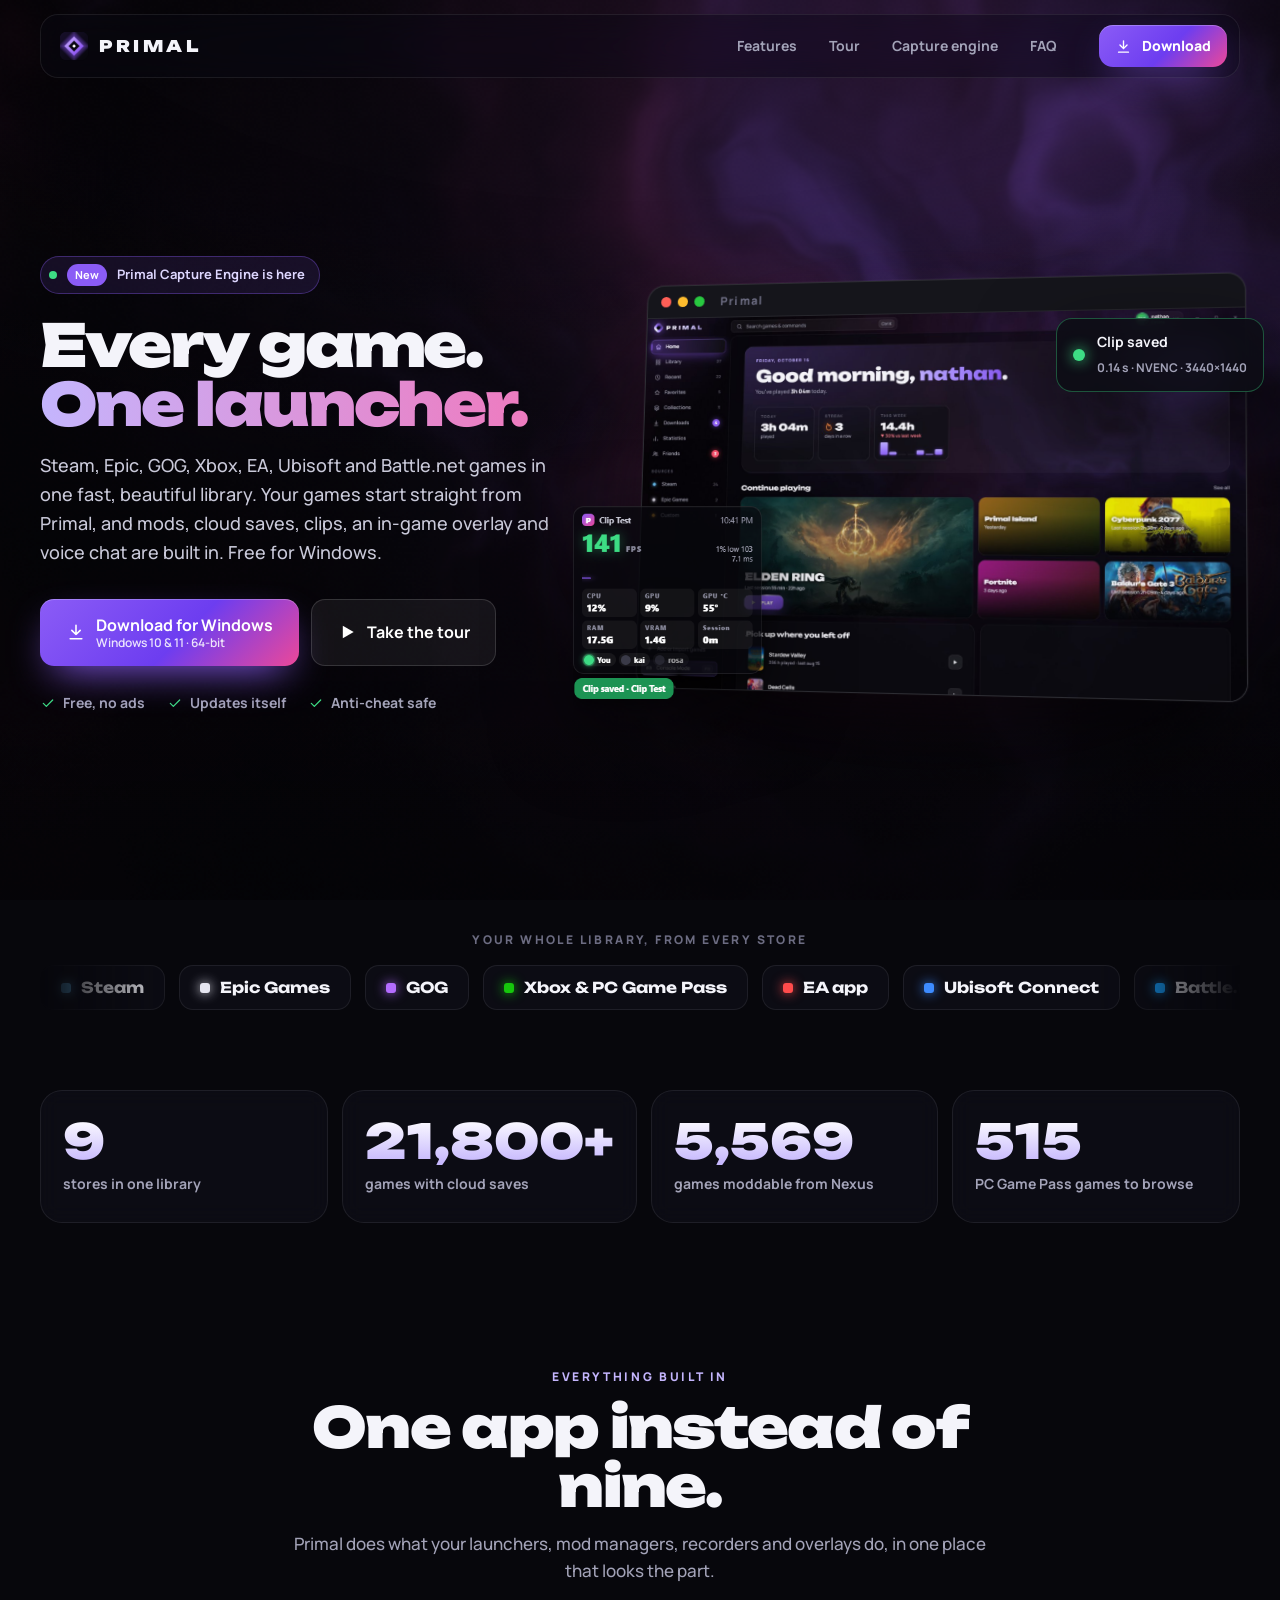
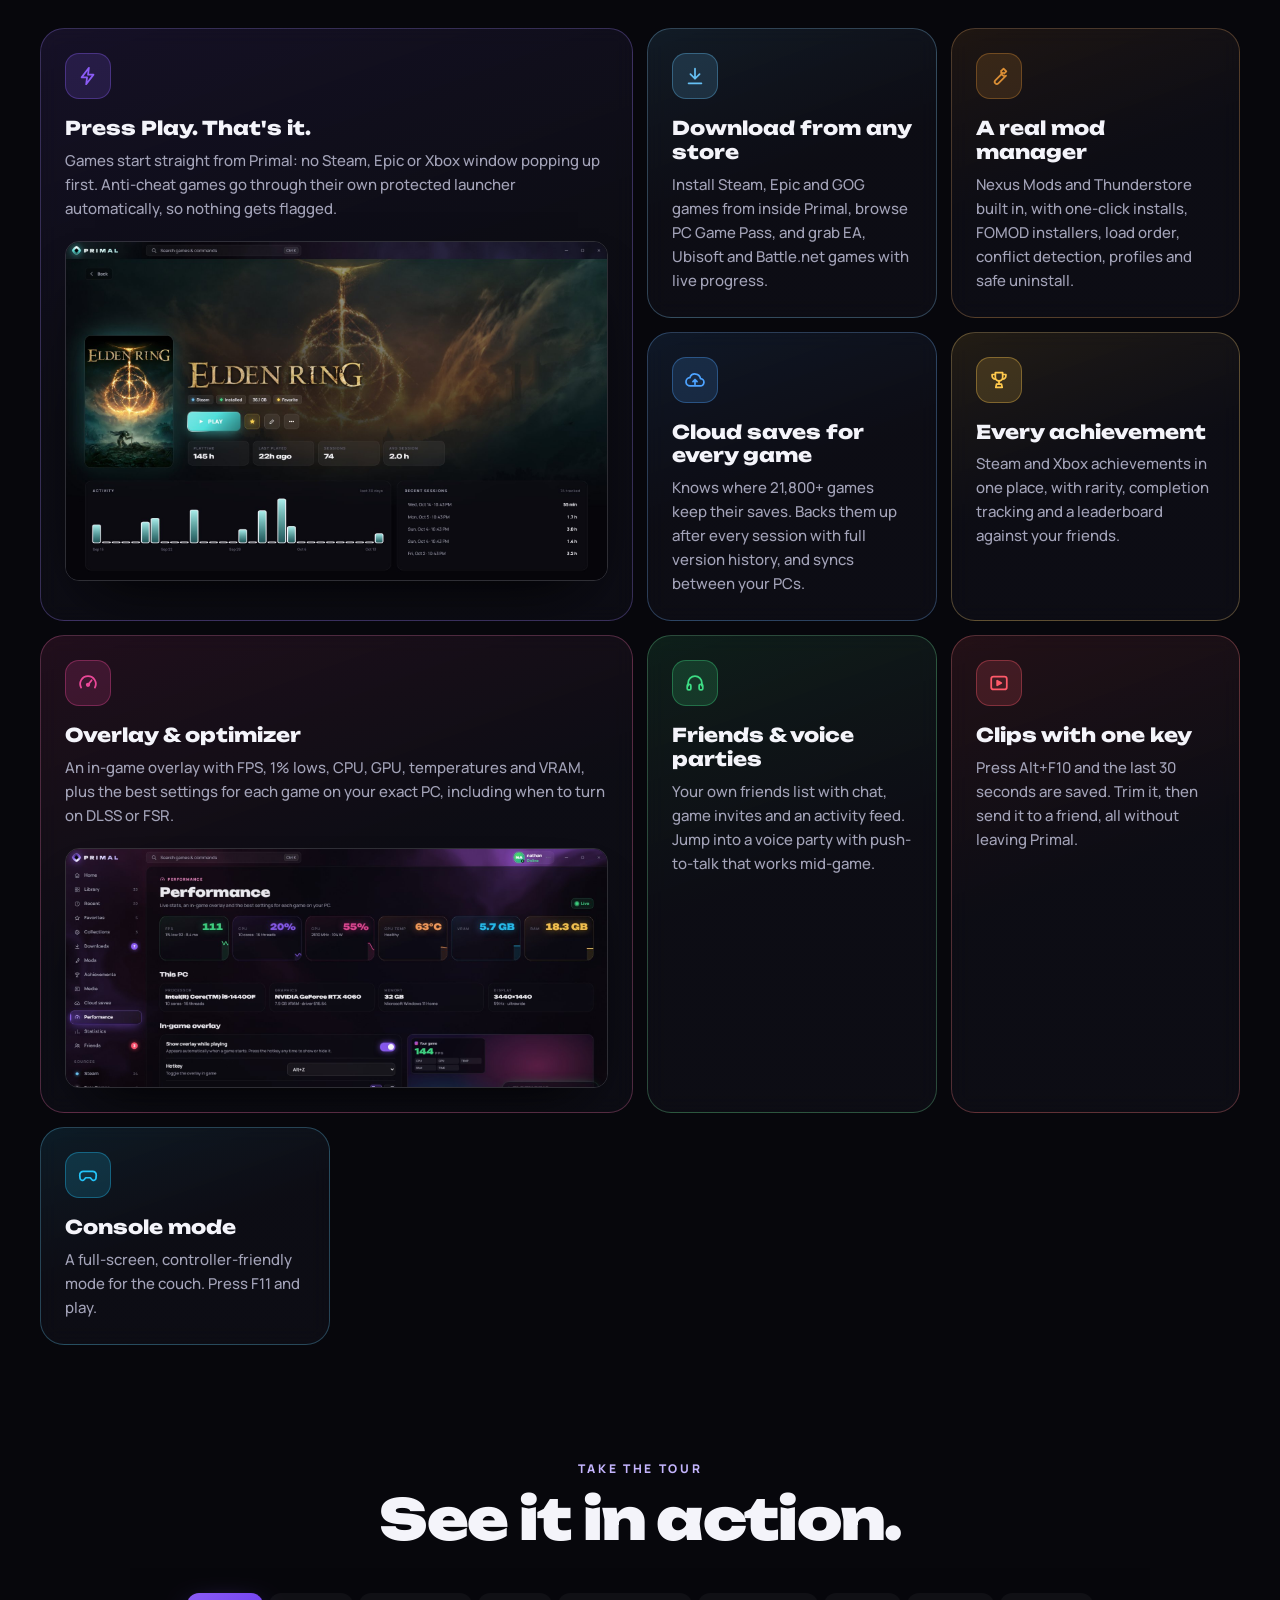
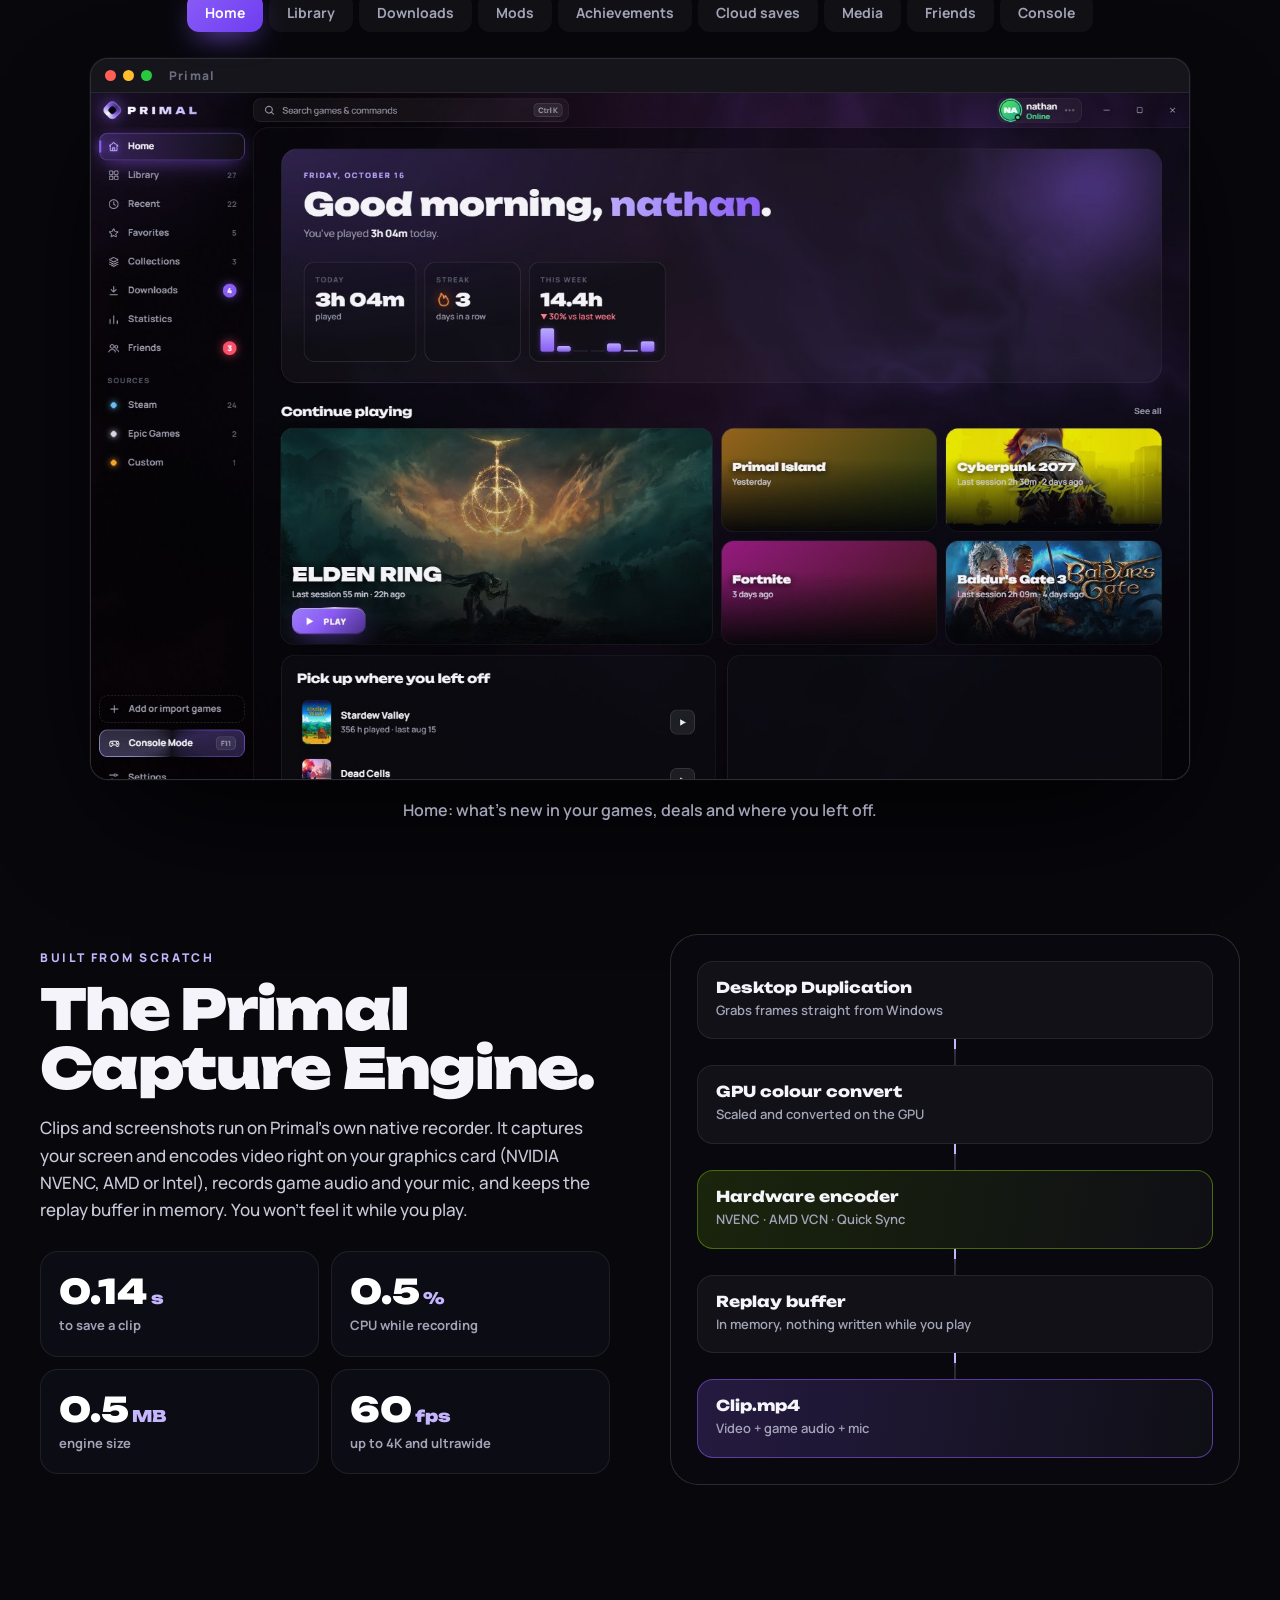
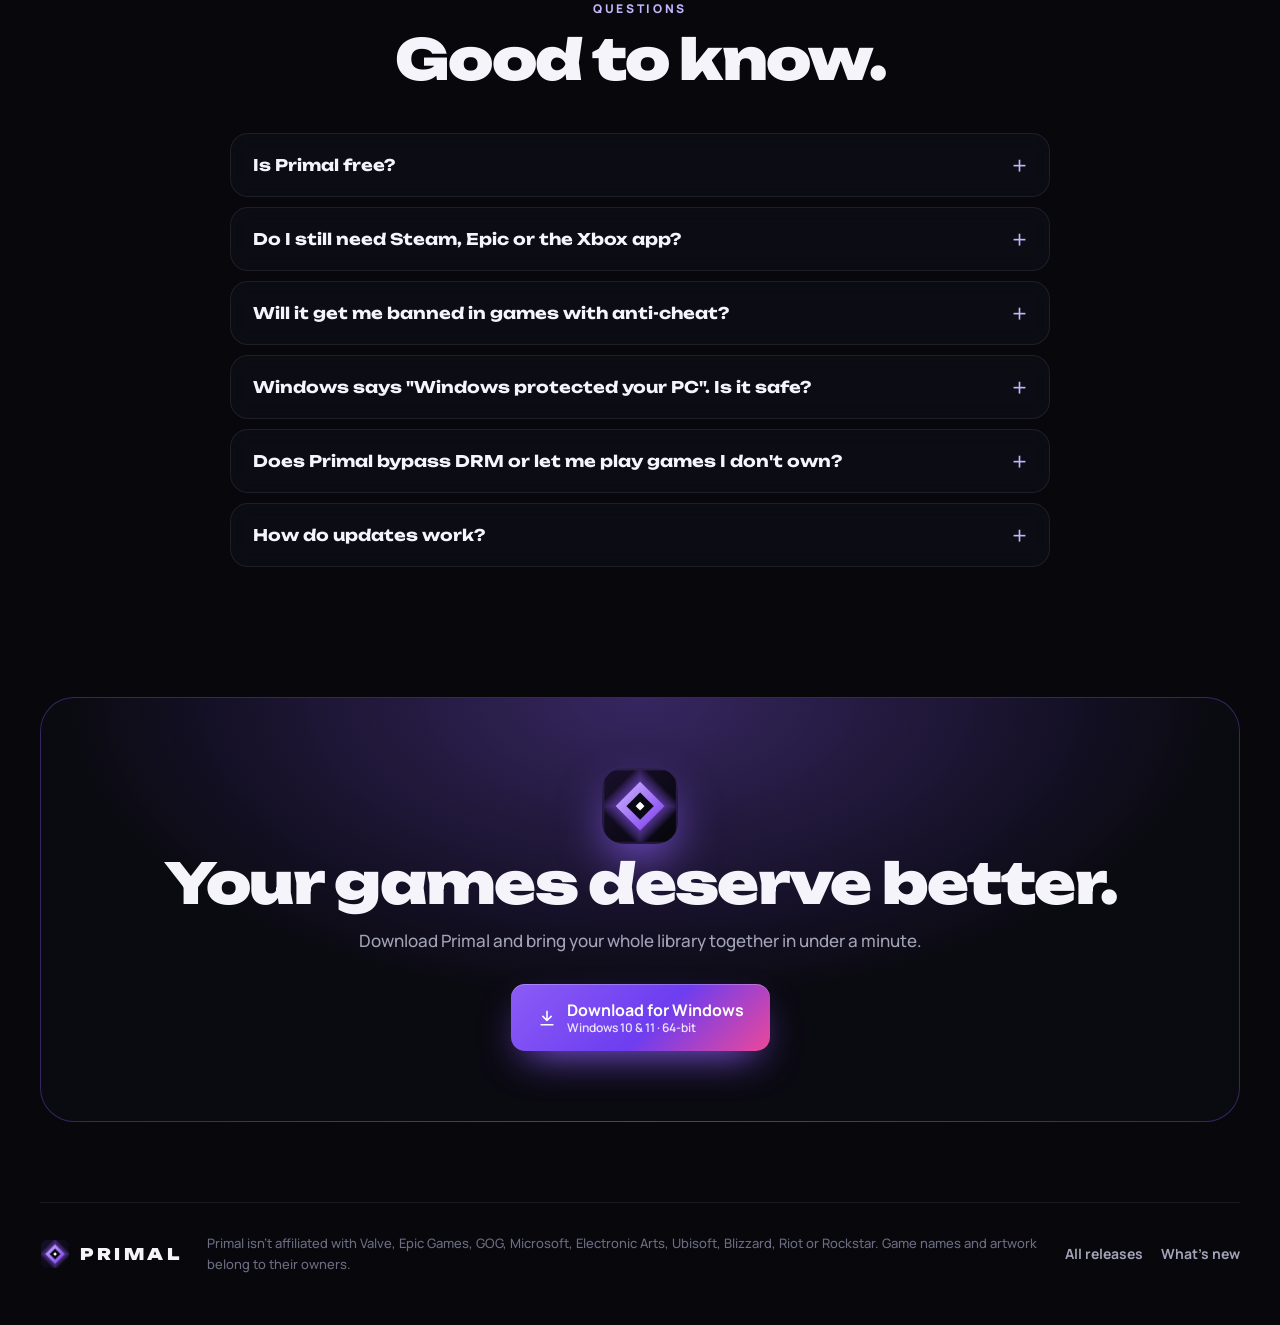
<file: index.html>
<!doctype html>
<html lang="en">
<head>
<meta charset="utf-8">
<meta name="viewport" content="width=device-width, initial-scale=1">
<title>Primal: every game, one launcher</title>
<meta name="description" content="Primal is a free game launcher for Windows. Play Steam, Epic, GOG, Xbox, EA, Ubisoft and Battle.net games from one place, with mods, cloud saves, clips, an in-game overlay, achievements and voice parties built in.">
<meta property="og:title" content="Primal: every game, one launcher">
<meta property="og:description" content="Steam, Epic, GOG, Xbox, EA, Ubisoft and Battle.net in one launcher, with mods, cloud saves, clips, an overlay and voice parties built in. Free for Windows.">
<meta property="og:image" content="assets/home.jpg">
<meta name="theme-color" content="#07070c">
<link rel="icon" href="assets/icon.png">
<link rel="preconnect" href="https://fonts.googleapis.com">
<link rel="preconnect" href="https://fonts.gstatic.com" crossorigin>
<link rel="stylesheet" href="https://fonts.googleapis.com/css2?family=Manrope:wght@400;500;600;700;800&family=Unbounded:wght@500;700;900&display=swap">
<link rel="stylesheet" href="styles.css">
</head>
<body>
<canvas id="bg" aria-hidden="true"></canvas>
<div class="grain" aria-hidden="true"></div>

<header class="nav" id="nav">
  <a class="brand" href="#top"><img src="assets/icon.png" alt=""><span>PRIMAL</span></a>
  <nav class="links">
    <a href="#features">Features</a>
    <a href="#tour">Tour</a>
    <a href="#engine">Capture engine</a>
    <a href="#faq">FAQ</a>
  </nav>
  <a class="btn btn-sm dl-link" href="https://github.com/nathanhart06-ops/primal-releases/releases/latest"><svg viewBox="0 0 24 24"><path d="M12 4v11M7 10l5 5 5-5M5 20h14"/></svg>Download</a>
</header>

<main id="top">
  <!-- ───────── hero ───────── -->
  <section class="hero">
    <div class="hero-copy">
      <span class="pill reveal"><i></i><b class="ver">New</b> Primal Capture Engine is here</span>
      <h1 class="reveal"><span class="line">Every game.</span><span class="line grad">One launcher.</span></h1>
      <p class="lead reveal">Steam, Epic, GOG, Xbox, EA, Ubisoft and Battle.net games in one fast, beautiful library. Your games start straight from Primal, and mods, cloud saves, clips, an in-game overlay and voice chat are built in. Free for Windows.</p>
      <div class="cta reveal">
        <a class="btn btn-xl dl-link" href="https://github.com/nathanhart06-ops/primal-releases/releases/latest">
          <svg viewBox="0 0 24 24"><path d="M12 4v11M7 10l5 5 5-5M5 20h14"/></svg>
          <span><b>Download for Windows</b><small class="dl-meta">Windows 10 &amp; 11 · 64-bit</small></span>
        </a>
        <a class="btn btn-ghost btn-xl" href="#tour"><svg viewBox="0 0 24 24"><path d="M7 4.5v15l13-7.5z" fill="currentColor" stroke="none"/></svg><span><b>Take the tour</b></span></a>
      </div>
      <ul class="trust reveal">
        <li><svg viewBox="0 0 24 24"><path d="M5 12.5l4.5 4.5L19 7.5"/></svg>Free, no ads</li>
        <li><svg viewBox="0 0 24 24"><path d="M5 12.5l4.5 4.5L19 7.5"/></svg>Updates itself</li>
        <li><svg viewBox="0 0 24 24"><path d="M5 12.5l4.5 4.5L19 7.5"/></svg>Anti-cheat safe</li>
      </ul>
    </div>
    <div class="hero-shot reveal" id="tilt">
      <div class="shot-glow"></div>
      <div class="window">
        <div class="win-bar"><i></i><i></i><i></i><span>Primal</span></div>
        <img src="assets/home.jpg" alt="Primal's Home tab showing the game library" fetchpriority="high">
      </div>
      <img class="float f1" src="assets/overlay.png" alt="Primal's in-game overlay showing FPS, CPU and GPU">
      <div class="float f2 chip-card"><span class="dot"></span><div><b>Clip saved</b><small>0.14 s · NVENC · 3440×1440</small></div></div>
    </div>
  </section>

  <!-- ───────── stores marquee ───────── -->
  <section class="stores" aria-label="Supported stores">
    <p>Your whole library, from every store</p>
    <div class="marquee"><div class="track">
      <span style="--c:#66c0f4">Steam</span><span style="--c:#e6e6f0">Epic Games</span><span style="--c:#b46cff">GOG</span><span style="--c:#16c60c">Xbox &amp; PC Game Pass</span>
      <span style="--c:#ff4b4b">EA app</span><span style="--c:#3d8bff">Ubisoft Connect</span><span style="--c:#14a0ff">Battle.net</span><span style="--c:#ff4655">Riot</span><span style="--c:#fcaf17">Rockstar</span><span style="--c:#da8e35">Nexus Mods</span><span style="--c:#23c4f8">Thunderstore</span>
      <span style="--c:#66c0f4">Steam</span><span style="--c:#e6e6f0">Epic Games</span><span style="--c:#b46cff">GOG</span><span style="--c:#16c60c">Xbox &amp; PC Game Pass</span>
      <span style="--c:#ff4b4b">EA app</span><span style="--c:#3d8bff">Ubisoft Connect</span><span style="--c:#14a0ff">Battle.net</span><span style="--c:#ff4655">Riot</span><span style="--c:#fcaf17">Rockstar</span><span style="--c:#da8e35">Nexus Mods</span><span style="--c:#23c4f8">Thunderstore</span>
    </div></div>
  </section>

  <!-- ───────── numbers ───────── -->
  <section class="numbers">
    <div class="num reveal"><b data-count="9">0</b><span>stores in one library</span></div>
    <div class="num reveal"><b data-count="21800" data-suffix="+">0</b><span>games with cloud saves</span></div>
    <div class="num reveal"><b data-count="5569">0</b><span>games moddable from Nexus</span></div>
    <div class="num reveal"><b data-count="515">0</b><span>PC Game Pass games to browse</span></div>
  </section>

  <!-- ───────── features ───────── -->
  <section class="features" id="features">
    <div class="sec-head reveal">
      <span class="kicker">Everything built in</span>
      <h2>One app instead of nine.</h2>
      <p>Primal does what your launchers, mod managers, recorders and overlays do, in one place that looks the part.</p>
    </div>
    <div class="bento">
      <article class="card big reveal" style="--c:#8b5cf6">
        <div class="card-ic"><svg viewBox="0 0 24 24"><path d="M13 3L5 13.5h6L10 21l8-10.5h-6z"/></svg></div>
        <h3>Press Play. That's it.</h3>
        <p>Games start straight from Primal: no Steam, Epic or Xbox window popping up first. Anti-cheat games go through their own protected launcher automatically, so nothing gets flagged.</p>
        <img src="assets/game.jpg" alt="A game page in Primal" loading="lazy">
      </article>
      <article class="card reveal" style="--c:#66c0f4">
        <div class="card-ic"><svg viewBox="0 0 24 24"><path d="M12 4v11M7 10l5 5 5-5M5 20h14"/></svg></div>
        <h3>Download from any store</h3>
        <p>Install Steam, Epic and GOG games from inside Primal, browse PC Game Pass, and grab EA, Ubisoft and Battle.net games with live progress.</p>
      </article>
      <article class="card reveal" style="--c:#da8e35">
        <div class="card-ic"><svg viewBox="0 0 24 24"><path d="M14.5 6.5a4 4 0 0 0 5.2 5.2l-8.4 8.4a2.3 2.3 0 0 1-3.3-3.3l8.4-8.4"/><path d="M14.5 6.5L17 4l3 3-2.5 2.5"/></svg></div>
        <h3>A real mod manager</h3>
        <p>Nexus Mods and Thunderstore built in, with one-click installs, FOMOD installers, load order, conflict detection, profiles and safe uninstall.</p>
      </article>
      <article class="card reveal" style="--c:#4da3ff">
        <div class="card-ic"><svg viewBox="0 0 24 24"><path d="M7 18.5a4.5 4.5 0 0 1-.6-9A6 6 0 0 1 18 10.5a4 4 0 0 1-.5 8z"/><path d="M12 11.5v5M9.8 13.7l2.2-2.2 2.2 2.2"/></svg></div>
        <h3>Cloud saves for every game</h3>
        <p>Knows where 21,800+ games keep their saves. Backs them up after every session with full version history, and syncs between your PCs.</p>
      </article>
      <article class="card reveal" style="--c:#ffc94d">
        <div class="card-ic"><svg viewBox="0 0 24 24"><path d="M8 4h8v5a4 4 0 0 1-8 0z"/><path d="M8 6H4.5v1.5A3.5 3.5 0 0 0 8 11M16 6h3.5v1.5A3.5 3.5 0 0 1 16 11M12 13v3.5M8.5 20h7l-.8-3.5H9.3z"/></svg></div>
        <h3>Every achievement</h3>
        <p>Steam and Xbox achievements in one place, with rarity, completion tracking and a leaderboard against your friends.</p>
      </article>
      <article class="card wide reveal" style="--c:#ec4899">
        <div class="card-ic"><svg viewBox="0 0 24 24"><path d="M4.5 17a8.5 8.5 0 1 1 15 0"/><path d="M12 14l4-5"/><circle cx="12" cy="14" r="1.4" fill="currentColor"/></svg></div>
        <h3>Overlay &amp; optimizer</h3>
        <p>An in-game overlay with FPS, 1% lows, CPU, GPU, temperatures and VRAM, plus the best settings for each game on your exact PC, including when to turn on DLSS or FSR.</p>
        <img src="assets/performance.jpg" alt="Primal's Performance tab" loading="lazy">
      </article>
      <article class="card reveal" style="--c:#3ddc84">
        <div class="card-ic"><svg viewBox="0 0 24 24"><path d="M4.5 15v-3a7.5 7.5 0 0 1 15 0v3"/><rect x="3.5" y="13.5" width="4" height="6" rx="1.6"/><rect x="16.5" y="13.5" width="4" height="6" rx="1.6"/></svg></div>
        <h3>Friends &amp; voice parties</h3>
        <p>Your own friends list with chat, game invites and an activity feed. Jump into a voice party with push-to-talk that works mid-game.</p>
      </article>
      <article class="card reveal" style="--c:#ff5a6a">
        <div class="card-ic"><svg viewBox="0 0 24 24"><rect x="3.5" y="5" width="17" height="14" rx="2.5"/><path d="M10 9.5v5l4.5-2.5z" fill="currentColor"/></svg></div>
        <h3>Clips with one key</h3>
        <p>Press Alt+F10 and the last 30 seconds are saved. Trim it, then send it to a friend, all without leaving Primal.</p>
      </article>
      <article class="card reveal" style="--c:#23c4f8">
        <div class="card-ic"><svg viewBox="0 0 24 24"><path d="M7 8h10a4 4 0 0 1 4 4.2l-.3 3.3a2.6 2.6 0 0 1-4.6 1.4L14.5 15h-5l-1.6 1.9a2.6 2.6 0 0 1-4.6-1.4L3 12.2A4 4 0 0 1 7 8z"/></svg></div>
        <h3>Console mode</h3>
        <p>A full-screen, controller-friendly mode for the couch. Press F11 and play.</p>
      </article>
    </div>
  </section>

  <!-- ───────── tour ───────── -->
  <section class="tour" id="tour">
    <div class="sec-head reveal">
      <span class="kicker">Take the tour</span>
      <h2>See it in action.</h2>
    </div>
    <div class="tabs reveal" role="tablist">
      <button class="on" data-shot="home" data-cap="Home: what's new in your games, deals and where you left off.">Home</button>
      <button data-shot="library" data-cap="Library: every game from every store, with art, playtime and smart collections.">Library</button>
      <button data-shot="stores" data-cap="Downloads: Steam, Epic and GOG installs, PC Game Pass, EA, Ubisoft and Battle.net.">Downloads</button>
      <button data-shot="mods" data-cap="Mods: browse Nexus Mods and Thunderstore and install with one click.">Mods</button>
      <button data-shot="achievements" data-cap="Achievements: progress, rarity and a friends leaderboard.">Achievements</button>
      <button data-shot="saves" data-cap="Cloud saves: automatic backups with version history for every game.">Cloud saves</button>
      <button data-shot="media" data-cap="Media: your clips and screenshots, ready to trim and share.">Media</button>
      <button data-shot="friends" data-cap="Friends: chat, invites, presence and voice parties.">Friends</button>
      <button data-shot="console" data-cap="Console mode: big-screen, controller-first.">Console</button>
    </div>
    <div class="stage reveal">
      <div class="window big-win">
        <div class="win-bar"><i></i><i></i><i></i><span>Primal</span></div>
        <div class="stage-imgs"><img id="tourImg" src="assets/home.jpg" alt="Primal screenshot"></div>
      </div>
      <p class="caption" id="tourCap">Home: what's new in your games, deals and where you left off.</p>
    </div>
  </section>

  <!-- ───────── engine ───────── -->
  <section class="engine" id="engine">
    <div class="engine-copy reveal">
      <span class="kicker">Built from scratch</span>
      <h2>The Primal Capture Engine.</h2>
      <p>Clips and screenshots run on Primal's own native recorder. It captures your screen and encodes video right on your graphics card (NVIDIA NVENC, AMD or Intel), records game audio and your mic, and keeps the replay buffer in memory. You won't feel it while you play.</p>
      <div class="eng-stats">
        <div><b>0.14<small>s</small></b><span>to save a clip</span></div>
        <div><b>0.5<small>%</small></b><span>CPU while recording</span></div>
        <div><b>0.5<small>MB</small></b><span>engine size</span></div>
        <div><b>60<small>fps</small></b><span>up to 4K and ultrawide</span></div>
      </div>
    </div>
    <div class="pipeline reveal" aria-label="How the capture engine works">
      <div class="stage-node"><b>Desktop Duplication</b><small>Grabs frames straight from Windows</small></div>
      <i class="flow"></i>
      <div class="stage-node"><b>GPU colour convert</b><small>Scaled and converted on the GPU</small></div>
      <i class="flow"></i>
      <div class="stage-node hot"><b>Hardware encoder</b><small>NVENC · AMD VCN · Quick Sync</small></div>
      <i class="flow"></i>
      <div class="stage-node"><b>Replay buffer</b><small>In memory, nothing written while you play</small></div>
      <i class="flow"></i>
      <div class="stage-node done"><b>Clip.mp4</b><small>Video + game audio + mic</small></div>
    </div>
  </section>

  <!-- ───────── faq ───────── -->
  <section class="faq" id="faq">
    <div class="sec-head reveal"><span class="kicker">Questions</span><h2>Good to know.</h2></div>
    <div class="qs">
      <details class="reveal"><summary>Is Primal free?</summary><p>Yes, completely: no ads, no subscription, no account needed to use the launcher. An account is only for friends, voice parties and cloud saves.</p></details>
      <details class="reveal"><summary>Do I still need Steam, Epic or the Xbox app?</summary><p>For Steam games, Steam runs quietly in the background because it checks you own the game; you never see its window. Epic and GOG games install and launch without their launchers at all. Xbox, EA, Ubisoft and Battle.net games install through their own apps because those stores license their games, and Primal opens the right page and tracks the install for you.</p></details>
      <details class="reveal"><summary>Will it get me banned in games with anti-cheat?</summary><p>No. Primal launches anti-cheat games through their own protected launchers, never injects anything into games, and its overlay is a separate window. Mods are blocked by default for online anti-cheat games, with a clear warning.</p></details>
      <details class="reveal"><summary>Windows says "Windows protected your PC". Is it safe?</summary><p>That message appears for new apps Windows doesn't recognise yet. Click <b>More info → Run anyway</b>. Primal is downloaded from its official GitHub releases and keeps itself up to date from there.</p></details>
      <details class="reveal"><summary>Does Primal bypass DRM or let me play games I don't own?</summary><p>No. Primal launches and installs games you own, through the stores you bought them from. It never cracks or bypasses ownership checks.</p></details>
      <details class="reveal"><summary>How do updates work?</summary><p>Primal checks for new versions on its own, downloads them in the background and installs them the next time you restart it. You'll see an "Update ready" button when one is waiting.</p></details>
    </div>
  </section>

  <!-- ───────── final cta ───────── -->
  <section class="final reveal">
    <img src="assets/icon.png" alt="" class="final-icon">
    <h2>Your games deserve better.</h2>
    <p>Download Primal and bring your whole library together in under a minute.</p>
    <a class="btn btn-xl dl-link" href="https://github.com/nathanhart06-ops/primal-releases/releases/latest">
      <svg viewBox="0 0 24 24"><path d="M12 4v11M7 10l5 5 5-5M5 20h14"/></svg>
      <span><b>Download for Windows</b><small class="dl-meta">Windows 10 &amp; 11 · 64-bit</small></span>
    </a>
  </section>
</main>

<footer class="foot">
  <div class="brand"><img src="assets/icon.png" alt=""><span>PRIMAL</span></div>
  <p>Primal isn't affiliated with Valve, Epic Games, GOG, Microsoft, Electronic Arts, Ubisoft, Blizzard, Riot or Rockstar. Game names and artwork belong to their owners.</p>
  <nav><a href="https://github.com/nathanhart06-ops/primal-releases/releases">All releases</a><a class="notes-link" href="https://github.com/nathanhart06-ops/primal-releases/releases/latest">What's new</a></nav>
</footer>

<script src="site.js"></script>
</body>
</html>
</file>
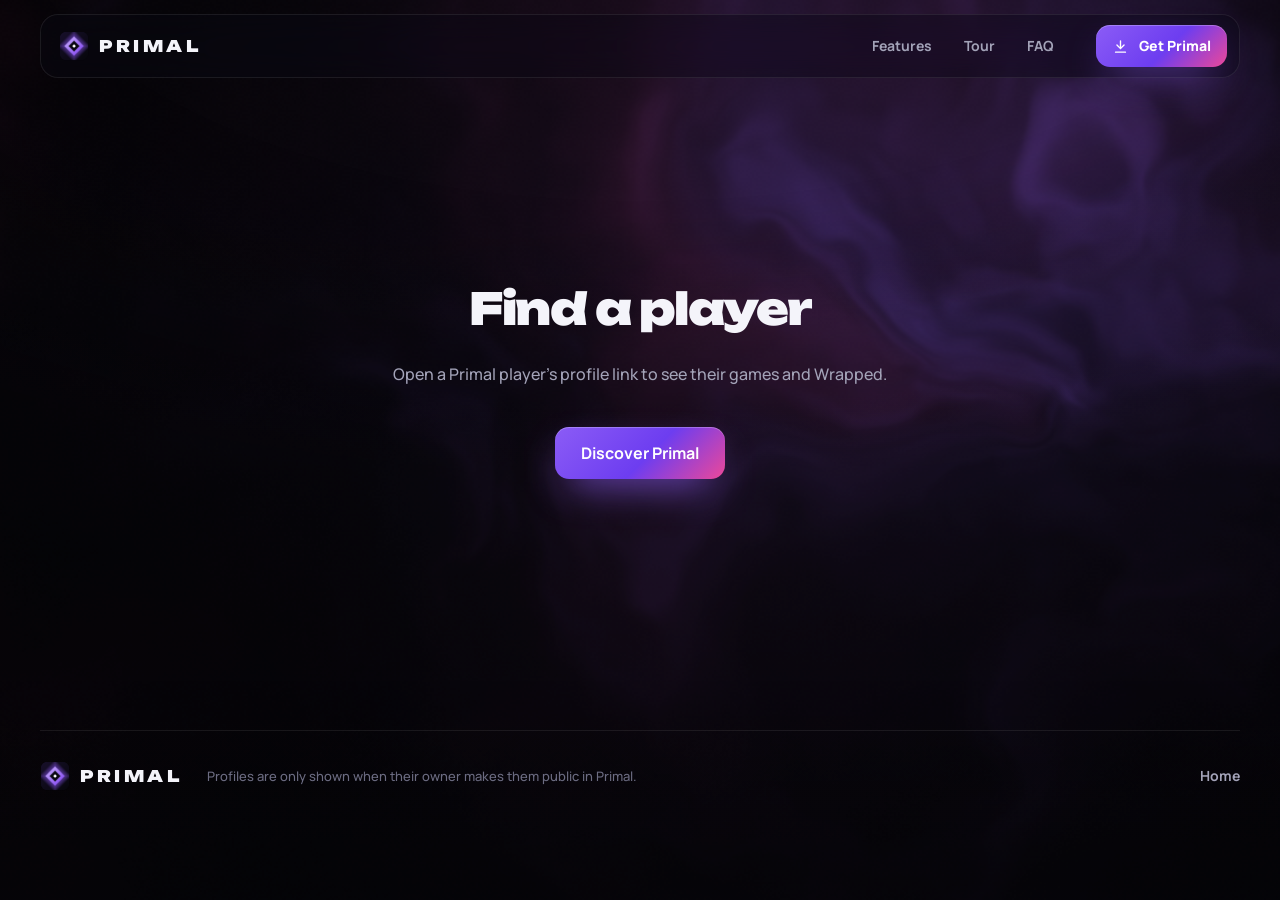
<file: u.html>
<!doctype html>
<html lang="en">
<head>
<meta charset="utf-8">
<meta name="viewport" content="width=device-width, initial-scale=1">
<title>Player profile · Primal</title>
<meta name="description" content="A Primal player's games, hours, achievements and Primal Wrapped.">
<meta name="theme-color" content="#07070c">
<link rel="icon" href="assets/icon.png">
<link rel="preconnect" href="https://fonts.googleapis.com">
<link rel="preconnect" href="https://fonts.gstatic.com" crossorigin>
<link rel="stylesheet" href="https://fonts.googleapis.com/css2?family=Manrope:wght@400;500;600;700;800&family=Unbounded:wght@500;700;900&display=swap">
<link rel="stylesheet" href="styles.css">
<link rel="stylesheet" href="profile.css">
</head>
<body>
<canvas id="bg" aria-hidden="true"></canvas>
<div class="grain" aria-hidden="true"></div>
<header class="nav" id="nav">
  <a class="brand" href="./"><img src="assets/icon.png" alt=""><span>PRIMAL</span></a>
  <nav class="links"><a href="./#features">Features</a><a href="./#tour">Tour</a><a href="./#faq">FAQ</a></nav>
  <a class="btn btn-sm dl-link" href="https://github.com/nathanhart06-ops/primal-releases/releases/latest"><svg viewBox="0 0 24 24"><path d="M12 4v11M7 10l5 5 5-5M5 20h14"/></svg>Get Primal</a>
</header>
<main class="prof" id="prof"><div class="p-load"><i></i><p>Loading profile…</p></div></main>
<footer class="foot"><div class="brand"><img src="assets/icon.png" alt=""><span>PRIMAL</span></div><p>Profiles are only shown when their owner makes them public in Primal.</p><nav><a href="./">Home</a></nav></footer>
<script src="profile.js"></script>
<script src="site.js"></script>
</body>
</html>
</file>
<file: styles.css>
:root {
  --bg: #07070c; --text: #f4f4fa; --muted: #a3a3b8; --dim: #6c6c82; --line: rgba(255,255,255,.08); --line2: rgba(255,255,255,.14);
  --glass: rgba(18,18,28,.55); --accent: #8b5cf6; --accent2: #ec4899; --hi: #c4b5fd;
  --display: 'Unbounded', system-ui, sans-serif; --font: 'Manrope', system-ui, sans-serif;
  --ease: cubic-bezier(.2,.8,.2,1); --spring: cubic-bezier(.34,1.56,.64,1);
}
* { box-sizing: border-box; }
html { scroll-behavior: smooth; }
body { margin: 0; background: var(--bg); color: var(--text); font: 500 16px/1.6 var(--font); overflow-x: hidden; -webkit-font-smoothing: antialiased; }
img { max-width: 100%; display: block; }
a { color: inherit; text-decoration: none; }
svg { width: 20px; height: 20px; fill: none; stroke: currentColor; stroke-width: 1.9; stroke-linecap: round; stroke-linejoin: round; flex: none; }
#bg { position: fixed; inset: 0; width: 100%; height: 100%; z-index: -2; }
.grain { position: fixed; inset: 0; z-index: -1; pointer-events: none; opacity: .5;
  background: radial-gradient(120% 80% at 50% -10%, transparent 40%, rgba(7,7,12,.6) 80%), linear-gradient(180deg, transparent 70%, rgba(7,7,12,.9)); }
main, .foot { position: relative; }
section { width: min(1200px, calc(100% - 40px)); margin: 0 auto; }

/* nav */
.nav { position: fixed; top: 14px; left: 50%; transform: translateX(-50%); z-index: 50; display: flex; align-items: center; gap: 28px; width: min(1200px, calc(100% - 28px));
  padding: 10px 12px 10px 18px; border-radius: 18px; background: rgba(10,10,18,.45); border: 1px solid var(--line); backdrop-filter: blur(18px) saturate(1.4); transition: background .3s, box-shadow .3s; }
.nav.scrolled { background: rgba(10,10,18,.82); box-shadow: 0 20px 50px -20px #000; }
.brand { display: flex; align-items: center; gap: 10px; font: 900 16px var(--display); letter-spacing: .22em; }
.brand img { width: 30px; height: 30px; border-radius: 9px; }
.links { display: flex; gap: 4px; margin-left: auto; }
.links a { padding: 8px 14px; border-radius: 10px; color: var(--muted); font-weight: 700; font-size: 14px; transition: color .2s, background .2s; }
.links a:hover { color: var(--text); background: rgba(255,255,255,.06); }

/* buttons */
.btn { position: relative; display: inline-flex; align-items: center; gap: 10px; border-radius: 14px; font-weight: 800; color: #fff; isolation: isolate; overflow: hidden;
  background: linear-gradient(135deg, var(--accent), #6d3df0 55%, var(--accent2)); box-shadow: 0 16px 40px -14px var(--accent), inset 0 1px 0 rgba(255,255,255,.25);
  transition: transform .35s var(--spring), box-shadow .3s; }
.btn::after { content: ''; position: absolute; inset: 0; z-index: -1; background: linear-gradient(100deg, transparent 30%, rgba(255,255,255,.35) 50%, transparent 70%) no-repeat; background-size: 250% 100%; background-position: 150% 0; transition: background-position .8s var(--ease); }
.btn:hover { transform: translateY(-3px); box-shadow: 0 24px 60px -16px var(--accent); }
.btn:hover::after { background-position: -50% 0; }
.btn-sm { padding: 10px 16px; font-size: 14px; }
.btn-sm svg { width: 17px; height: 17px; }
.btn-xl { padding: 16px 26px; font-size: 16px; }
.btn-xl span { display: flex; flex-direction: column; line-height: 1.25; text-align: left; }
.btn-xl small { font-size: 12px; font-weight: 600; opacity: .85; }
.btn-ghost { background: rgba(255,255,255,.06); box-shadow: inset 0 0 0 1px var(--line2); }
.btn-ghost:hover { box-shadow: inset 0 0 0 1px rgba(255,255,255,.3), 0 20px 40px -20px #000; }

/* hero */
.hero { display: grid; grid-template-columns: 1fr 1.15fr; align-items: center; gap: 56px; min-height: min(100vh, 980px); padding: 130px 0 60px; }
.pill { display: inline-flex; align-items: center; gap: 10px; padding: 7px 14px 7px 8px; border-radius: 99px; font-size: 13px; font-weight: 700; color: #ddd6fe;
  background: rgba(139,92,246,.12); border: 1px solid rgba(139,92,246,.35); }
.pill i { width: 8px; height: 8px; border-radius: 50%; background: #3ddc84; box-shadow: 0 0 0 0 #3ddc84; animation: pulse 1.8s infinite; }
.pill b { padding: 2px 8px; border-radius: 99px; background: var(--accent); color: #fff; font-size: 11px; }
@keyframes pulse { 70% { box-shadow: 0 0 0 9px transparent; } 100% { box-shadow: 0 0 0 0 transparent; } }
h1 { margin: 22px 0 18px; font: 900 clamp(40px, 4.6vw, 70px)/1 var(--display); letter-spacing: -.035em; }
h1 .line { display: block; }
.grad { background: linear-gradient(90deg, #c4b5fd, #f472b6 35%, #fbcfe8 55%, #a78bfa 80%, #c4b5fd); background-size: 300% 100%; -webkit-background-clip: text; background-clip: text; color: transparent; animation: shine 8s linear infinite; }
@keyframes shine { to { background-position: -200% 0; } }
.lead { max-width: 540px; margin: 0; color: #c9c9d9; font-size: 18px; }
.cta { display: flex; flex-wrap: wrap; gap: 12px; margin-top: 32px; }
.trust { display: flex; flex-wrap: wrap; gap: 8px 22px; margin: 26px 0 0; padding: 0; list-style: none; color: var(--muted); font-size: 14px; font-weight: 700; }
.trust li { display: flex; align-items: center; gap: 7px; }
.trust svg { width: 16px; height: 16px; color: #3ddc84; }
.hero-shot { position: relative; perspective: 1400px; }
.shot-glow { position: absolute; inset: 8% -6% -4%; background: radial-gradient(closest-side, rgba(139,92,246,.55), rgba(236,72,153,.25) 55%, transparent); filter: blur(40px); z-index: -1; }
.window { border-radius: 18px; overflow: hidden; background: #0b0b12; border: 1px solid var(--line2); box-shadow: 0 50px 120px -40px #000, 0 0 0 1px rgba(255,255,255,.04); }
.hero-shot .window { transform: rotateY(-9deg) rotateX(5deg); transform-style: preserve-3d; transition: transform .2s ease-out; }
.win-bar { display: flex; align-items: center; gap: 7px; height: 34px; padding: 0 14px; background: rgba(255,255,255,.04); border-bottom: 1px solid var(--line); }
.win-bar i { width: 11px; height: 11px; border-radius: 50%; background: #ff5f57; }
.win-bar i:nth-child(2) { background: #febc2e; } .win-bar i:nth-child(3) { background: #28c840; }
.win-bar span { margin-left: 10px; font-size: 12px; font-weight: 800; color: var(--dim); letter-spacing: .1em; }
.float { position: absolute; filter: drop-shadow(0 26px 40px rgba(0,0,0,.65)); animation: bob 6s ease-in-out infinite; }
.f1 { width: 34%; left: -9%; bottom: -10%; }
.f2 { right: -4%; top: 10%; animation-delay: -3s; }
@keyframes bob { 50% { transform: translateY(-14px); } }
.chip-card { display: flex; align-items: center; gap: 12px; padding: 12px 16px; border-radius: 16px; background: rgba(14,14,22,.85); border: 1px solid rgba(61,220,132,.35); backdrop-filter: blur(12px); }
.chip-card .dot { width: 12px; height: 12px; border-radius: 50%; background: #3ddc84; box-shadow: 0 0 14px #3ddc84; }
.chip-card b { display: block; font-size: 14px; }
.chip-card small { color: var(--muted); font-size: 12px; font-weight: 700; }

/* stores marquee */
.stores { padding: 30px 0 10px; text-align: center; }
.stores p { margin: 0 0 16px; color: var(--dim); font-size: 12px; font-weight: 800; letter-spacing: .2em; text-transform: uppercase; }
.marquee { overflow: hidden; mask-image: linear-gradient(90deg, transparent, #000 12%, #000 88%, transparent); }
.track { display: flex; gap: 14px; width: max-content; animation: scroll 40s linear infinite; }
.track span { display: inline-flex; align-items: center; gap: 10px; padding: 12px 20px; border-radius: 14px; font: 700 15px var(--display); white-space: nowrap; background: var(--glass); border: 1px solid var(--line); }
.track span::before { content: ''; width: 10px; height: 10px; border-radius: 3px; background: var(--c); box-shadow: 0 0 12px var(--c); }
.marquee:hover .track { animation-play-state: paused; }
@keyframes scroll { to { transform: translateX(-50%); } }

/* numbers */
.numbers { display: grid; grid-template-columns: repeat(4, 1fr); gap: 14px; padding: 70px 0 30px; }
.num { padding: 26px 22px; border-radius: 22px; background: var(--glass); border: 1px solid var(--line); backdrop-filter: blur(10px); }
.num b { display: block; font: 900 clamp(32px, 4vw, 48px)/1 var(--display); background: linear-gradient(180deg, #fff, var(--hi)); -webkit-background-clip: text; background-clip: text; color: transparent; }
.num span { display: block; margin-top: 8px; color: var(--muted); font-weight: 700; font-size: 14px; }

/* sections */
.sec-head { max-width: 720px; margin: 0 auto 44px; text-align: center; }
.kicker { display: inline-block; font-size: 12px; font-weight: 800; letter-spacing: .22em; text-transform: uppercase; color: var(--hi); }
h2 { margin: 10px 0 14px; font: 900 clamp(32px, 4.4vw, 56px)/1.05 var(--display); letter-spacing: -.03em; }
.sec-head p { margin: 0; color: var(--muted); font-size: 17px; }
.features, .tour, .engine, .faq { padding-top: 110px; }

/* bento */
.bento { display: grid; grid-template-columns: repeat(4, 1fr); gap: 14px; }
.card { position: relative; overflow: hidden; padding: 24px; border-radius: 24px; background: linear-gradient(160deg, color-mix(in oklab, var(--c) 12%, transparent), var(--glass) 50%);
  border: 1px solid color-mix(in oklab, var(--c) 22%, var(--line)); backdrop-filter: blur(10px); transition: transform .45s var(--spring), border-color .3s, box-shadow .3s; }
.card:hover { transform: translateY(-6px); border-color: color-mix(in oklab, var(--c) 55%, transparent); box-shadow: 0 30px 60px -30px var(--c); }
.card::before { content: ''; position: absolute; inset: 0; background: radial-gradient(400px circle at var(--mx, 50%) var(--my, 0%), color-mix(in oklab, var(--c) 18%, transparent), transparent 45%); opacity: 0; transition: opacity .3s; pointer-events: none; }
.card:hover::before { opacity: 1; }
.card.big { grid-column: span 2; grid-row: span 2; }
.card.wide { grid-column: span 2; }
.card-ic { display: grid; place-items: center; width: 46px; height: 46px; border-radius: 14px; color: var(--c); background: color-mix(in oklab, var(--c) 16%, transparent); border: 1px solid color-mix(in oklab, var(--c) 35%, transparent); }
.card-ic svg { width: 22px; height: 22px; }
.card h3 { margin: 18px 0 8px; font: 800 19px/1.25 var(--display); }
.card p { margin: 0; color: var(--muted); font-size: 15px; }
.card img { margin-top: 20px; border-radius: 14px; border: 1px solid var(--line2); box-shadow: 0 30px 60px -30px #000; transition: transform .6s var(--ease); }
.card:hover img { transform: scale(1.02); }

/* tour */
.tabs { display: flex; flex-wrap: wrap; justify-content: center; gap: 6px; margin-bottom: 26px; }
.tabs button { padding: 10px 18px; border: 0; border-radius: 12px; font: 700 14px var(--font); color: var(--muted); background: rgba(255,255,255,.04); cursor: pointer; transition: .25s; }
.tabs button:hover { color: var(--text); background: rgba(255,255,255,.08); }
.tabs button.on { color: #fff; background: linear-gradient(135deg, var(--accent), #6d3df0); box-shadow: 0 10px 30px -10px var(--accent); }
.stage { max-width: 1100px; margin: 0 auto; }
.stage-imgs { position: relative; aspect-ratio: 16/10; background: #0b0b12; }
.stage-imgs img { position: absolute; inset: 0; width: 100%; height: 100%; object-fit: cover; object-position: top; transition: opacity .5s var(--ease), transform .7s var(--ease); }
.stage-imgs img.out { opacity: 0; transform: scale(1.02); }
.caption { margin: 18px 0 0; text-align: center; color: var(--muted); font-weight: 600; }

/* engine */
.engine { display: grid; grid-template-columns: 1fr 1fr; gap: 60px; align-items: center; }
.engine-copy p { color: #c9c9d9; font-size: 17px; }
.eng-stats { display: grid; grid-template-columns: repeat(2, 1fr); gap: 12px; margin-top: 28px; }
.eng-stats div { padding: 18px; border-radius: 18px; background: var(--glass); border: 1px solid var(--line); }
.eng-stats b { display: block; font: 900 34px var(--display); color: #fff; }
.eng-stats b small { font-size: 16px; color: var(--hi); margin-left: 3px; }
.eng-stats span { color: var(--muted); font-size: 13px; font-weight: 700; }
.pipeline { display: flex; flex-direction: column; align-items: stretch; gap: 0; padding: 26px; border-radius: 28px; background: rgba(10,10,18,.6); border: 1px solid var(--line2); backdrop-filter: blur(12px); }
.stage-node { padding: 16px 18px; border-radius: 16px; background: rgba(255,255,255,.04); border: 1px solid var(--line); }
.stage-node b { display: block; font: 800 15px var(--display); }
.stage-node small { color: var(--muted); font-weight: 600; font-size: 13px; }
.stage-node.hot { border-color: rgba(118,185,0,.5); background: linear-gradient(100deg, rgba(118,185,0,.16), rgba(255,255,255,.03)); }
.stage-node.done { border-color: rgba(139,92,246,.55); background: linear-gradient(100deg, rgba(139,92,246,.22), rgba(255,255,255,.03)); }
.flow { position: relative; height: 26px; width: 2px; margin: 0 auto; background: linear-gradient(var(--line2), var(--line2)); overflow: hidden; }
.flow::after { content: ''; position: absolute; left: -2px; width: 6px; height: 10px; border-radius: 3px; background: var(--hi); box-shadow: 0 0 10px var(--accent); animation: drip 1.2s linear infinite; }
@keyframes drip { from { top: -10px; } to { top: 26px; } }

/* faq */
.qs { max-width: 820px; margin: 0 auto; display: grid; gap: 10px; }
details { border-radius: 18px; background: var(--glass); border: 1px solid var(--line); backdrop-filter: blur(10px); transition: border-color .3s; }
details[open] { border-color: rgba(139,92,246,.4); }
summary { display: flex; justify-content: space-between; align-items: center; gap: 16px; padding: 18px 22px; cursor: pointer; list-style: none; font: 700 16px var(--display); }
summary::-webkit-details-marker { display: none; }
summary::after { content: '+'; font: 400 26px/1 var(--font); color: var(--hi); transition: transform .3s var(--ease); }
details[open] summary::after { transform: rotate(45deg); }
details p { margin: 0; padding: 0 22px 20px; color: var(--muted); }

/* final */
.final { margin-top: 130px; padding: 70px 30px; border-radius: 34px; text-align: center; overflow: hidden; position: relative;
  background: radial-gradient(80% 120% at 50% 0%, rgba(139,92,246,.35), transparent 60%), rgba(12,12,20,.7); border: 1px solid rgba(139,92,246,.35); }
.final-icon { width: 76px; height: 76px; margin: 0 auto; border-radius: 22px; box-shadow: 0 20px 50px -10px var(--accent); }
.final p { color: var(--muted); font-size: 17px; margin: 0 0 30px; }

/* footer */
.foot { width: min(1200px, calc(100% - 40px)); margin: 80px auto 0; padding: 30px 0 50px; display: flex; align-items: center; gap: 24px; flex-wrap: wrap; border-top: 1px solid var(--line); }
.foot p { flex: 1; min-width: 260px; margin: 0; color: var(--dim); font-size: 13px; }
.foot nav { display: flex; gap: 18px; font-weight: 700; font-size: 14px; color: var(--muted); }
.foot nav a:hover { color: var(--text); }

/* reveal on scroll */
.reveal { opacity: 0; transform: translateY(28px); transition: opacity .9s var(--ease), transform .9s var(--ease); transition-delay: var(--d, 0s); }
.reveal.in { opacity: 1; transform: none; }

@media (max-width: 1000px) {
  .hero { grid-template-columns: 1fr; padding-top: 120px; text-align: left; }
  .hero-shot .window { transform: none; }
  .links { display: none; }
  .nav .btn-sm { margin-left: auto; }
  .numbers { grid-template-columns: repeat(2, 1fr); }
  .bento { grid-template-columns: repeat(2, 1fr); }
  .card.big { grid-row: auto; }
  .engine { grid-template-columns: 1fr; }
  .f1 { display: none; }
}
@media (max-width: 620px) {
  .bento { grid-template-columns: 1fr; }
  .card.big, .card.wide { grid-column: auto; }
  .f2 { display: none; }
  .btn-xl { width: 100%; justify-content: center; }
}
@media (prefers-reduced-motion: reduce) {
  *, *::before, *::after { animation: none !important; transition: none !important; }
  .reveal { opacity: 1; transform: none; }
}
.card.wide img { width: 100%; max-height: 240px; object-fit: cover; object-position: top; }
</file>
<file: profile.css>
.prof { width: min(1100px, calc(100% - 40px)); margin: 0 auto; padding-top: 110px; }
.p-load, .p-empty { min-height: 60vh; display: grid; place-content: center; text-align: center; gap: 10px; color: var(--muted); }
.p-load i { width: 34px; height: 34px; margin: 0 auto; border-radius: 50%; border: 3px solid rgba(255,255,255,.15); border-top-color: var(--accent); animation: spin .8s linear infinite; }
@keyframes spin { to { transform: rotate(360deg); } }
.p-empty h1 { margin: 0; font: 900 44px var(--display); color: var(--text); }
.p-empty .btn { justify-self: center; margin-top: 14px; }
.p-hero { position: relative; overflow: hidden; display: flex; align-items: flex-end; min-height: 340px; padding: 34px; border-radius: 30px; border: 1px solid var(--line2); }
.p-hero-bg { position: absolute; inset: 0; z-index: -2; background: linear-gradient(140deg, #2a1650, #0b0b12); }
.p-hero-bg img { width: 100%; height: 100%; object-fit: cover; animation: kb 30s ease-out both; }
@keyframes kb { from { transform: scale(1.12); } }
.p-hero-shade { position: absolute; inset: 0; z-index: -1; background: linear-gradient(0deg, rgba(7,7,12,.95) 15%, rgba(7,7,12,.25)); }
.p-id { display: flex; align-items: flex-end; gap: 20px; }
.p-av { display: grid; place-items: center; flex: none; width: 110px; height: 110px; border-radius: 30px; overflow: hidden; font: 900 46px var(--display); color: #fff;
  background: linear-gradient(140deg, hsl(var(--h) 70% 55%), hsl(calc(var(--h) + 60) 60% 30%)); box-shadow: 0 20px 50px -14px #000, 0 0 0 4px rgba(7,7,12,.9); }
.p-av img { width: 100%; height: 100%; object-fit: cover; }
.p-id h1 { margin: 0; font: 900 clamp(34px, 5vw, 56px)/1 var(--display); letter-spacing: -.02em; }
.p-id p { margin: 6px 0 4px; color: #d4d4e4; max-width: 560px; }
.p-id small { color: var(--muted); font-weight: 700; }
.p-stats { display: grid; grid-template-columns: repeat(4, 1fr); gap: 12px; padding: 18px 0 0; width: 100%; }
.p-stats div { padding: 20px; border-radius: 20px; background: var(--glass); border: 1px solid var(--line); backdrop-filter: blur(10px); }
.p-stats b { display: block; font: 900 36px var(--display); background: linear-gradient(180deg, #fff, var(--hi)); -webkit-background-clip: text; background-clip: text; color: transparent; }
.p-stats small { color: var(--muted); font-weight: 700; }
.p-sec { width: 100%; padding-top: 50px; }
.p-sec h2 { font-size: 30px; margin: 0 0 18px; }
.p-games { display: grid; grid-template-columns: repeat(auto-fill, minmax(150px, 1fr)); gap: 14px; }
.p-game { position: relative; aspect-ratio: 2/3; border-radius: 16px; overflow: hidden; background: linear-gradient(140deg, hsl(var(--h) 55% 30%), #101018); border: 1px solid var(--line);
  animation: rise .6s var(--ease) both; animation-delay: calc(var(--i) * 50ms); transition: transform .35s var(--spring); }
@keyframes rise { from { opacity: 0; transform: translateY(20px); } }
.p-game:hover { transform: translateY(-6px); }
.p-game img { position: absolute; inset: 0; width: 100%; height: 100%; object-fit: cover; }
.p-game-in { position: absolute; left: 0; right: 0; bottom: 0; padding: 40px 10px 10px; background: linear-gradient(transparent, rgba(0,0,0,.9)); }
.p-game-in b { display: block; font-size: 13px; line-height: 1.2; }
.p-game-in small { color: var(--hi); font-weight: 800; font-size: 12px; }
.p-wraps { display: grid; grid-template-columns: repeat(auto-fill, minmax(320px, 1fr)); gap: 16px; }
.p-wr { padding: 24px; border-radius: 26px; background: linear-gradient(150deg, #2a0f4a, #3b0f3f 60%, #120d1d); border: 1px solid rgba(255,255,255,.12); box-shadow: 0 30px 70px -30px #db2777; }
.p-wr-h { display: flex; align-items: center; gap: 10px; font: 800 13px var(--display); letter-spacing: .14em; color: #c4b5fd; }
.p-wr-h span { display: grid; place-items: center; width: 26px; height: 26px; border-radius: 8px; color: #fff; background: linear-gradient(140deg, #8b5cf6, #ec4899); }
.p-wr-big { display: grid; grid-template-columns: repeat(3, 1fr); gap: 8px; margin: 18px 0; }
.p-wr-big b { display: block; font: 900 30px var(--display); }
.p-wr-big small { color: var(--muted); font-weight: 700; font-size: 12px; }
.p-wr ol { margin: 0; padding: 0; list-style: none; counter-reset: n; }
.p-wr li { display: flex; gap: 10px; padding: 7px 0; border-top: 1px solid rgba(255,255,255,.07); counter-increment: n; }
.p-wr li::before { content: counter(n); font: 900 14px var(--display); color: #f472b6; width: 16px; }
.p-wr li b { flex: 1; font-size: 14px; }
.p-wr li em { font-style: normal; font-weight: 800; font-size: 13px; color: #c4b5fd; }
.p-wr-p { margin-top: 14px; }
.p-wr-p small { display: block; font-size: 11px; font-weight: 800; letter-spacing: .14em; text-transform: uppercase; color: var(--muted); }
.p-wr-p b { font: 900 24px var(--display); }
.p-wr-p p { margin: 2px 0 0; color: var(--muted); font-size: 14px; }
@media (max-width: 700px) { .p-stats { grid-template-columns: repeat(2, 1fr); } .p-id { flex-direction: column; align-items: flex-start; } }
</file>
